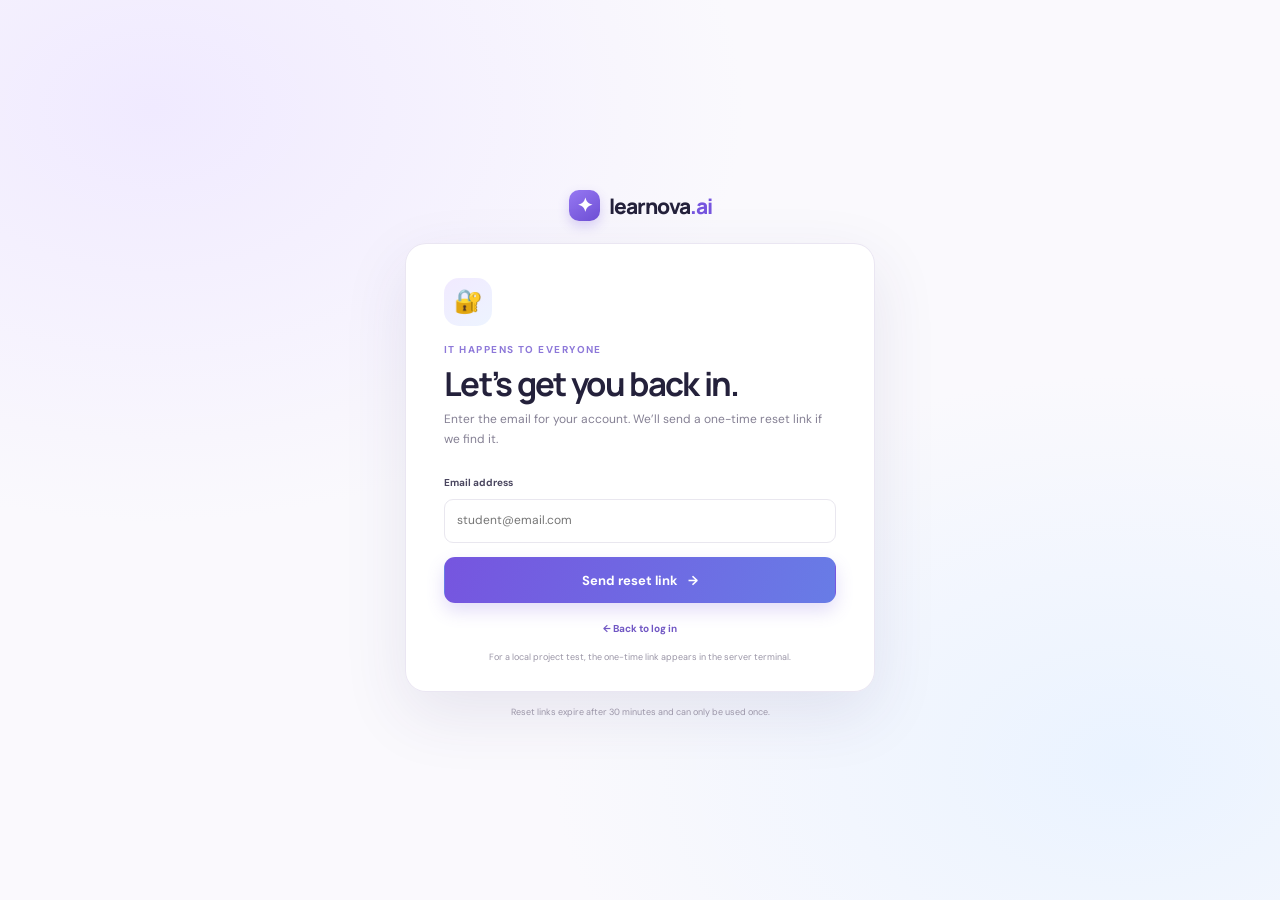
<file: forgot-password.html>
<!DOCTYPE html>
<html lang="en">
<head>
  <meta charset="UTF-8">
  <meta name="viewport" content="width=device-width, initial-scale=1.0">
  <meta name="theme-color" content="#f7f5ff">
  <title>Reset your password — Learnova AI</title>
  <link rel="preconnect" href="https://fonts.googleapis.com">
  <link rel="preconnect" href="https://fonts.gstatic.com" crossorigin>
  <link href="https://fonts.googleapis.com/css2?family=DM+Sans:wght@400;500;600;700&family=Manrope:wght@400;500;600;700;800&display=swap" rel="stylesheet">
  <link rel="stylesheet" href="style.css">
  <script src="auth.js" defer></script>
</head>
<body class="auth-page" data-auth-page="forgot">
  <main class="auth-layout">
    <a class="brand auth-brand" href="index.html"><span class="brand-mark" aria-hidden="true">✦</span><span>learnova<span class="brand-ai">.ai</span></span></a>
    <section class="auth-card">
      <div class="auth-illustration" aria-hidden="true">🔐</div>
      <p class="eyebrow">IT HAPPENS TO EVERYONE</p>
      <h1>Let’s get you back in.</h1>
      <p class="auth-intro">Enter the email for your account. We’ll send a one-time reset link if we find it.</p>
      <form class="auth-form" id="forgotForm" novalidate>
        <label for="forgotEmail">Email address</label>
        <input id="forgotEmail" name="email" type="email" autocomplete="email" required maxlength="254" placeholder="student@email.com">
        <p class="auth-message" id="authMessage" role="status" hidden></p>
        <button class="button button-primary auth-submit" id="forgotButton" type="submit">Send reset link <span aria-hidden="true">→</span></button>
      </form>
      <p class="auth-switch"><a href="login.html">← Back to log in</a></p>
      <p class="auth-dev-hint">For a local project test, the one-time link appears in the server terminal.</p>
    </section>
    <p class="auth-footnote">Reset links expire after 30 minutes and can only be used once.</p>
  </main>
</body>
</html>
</file>
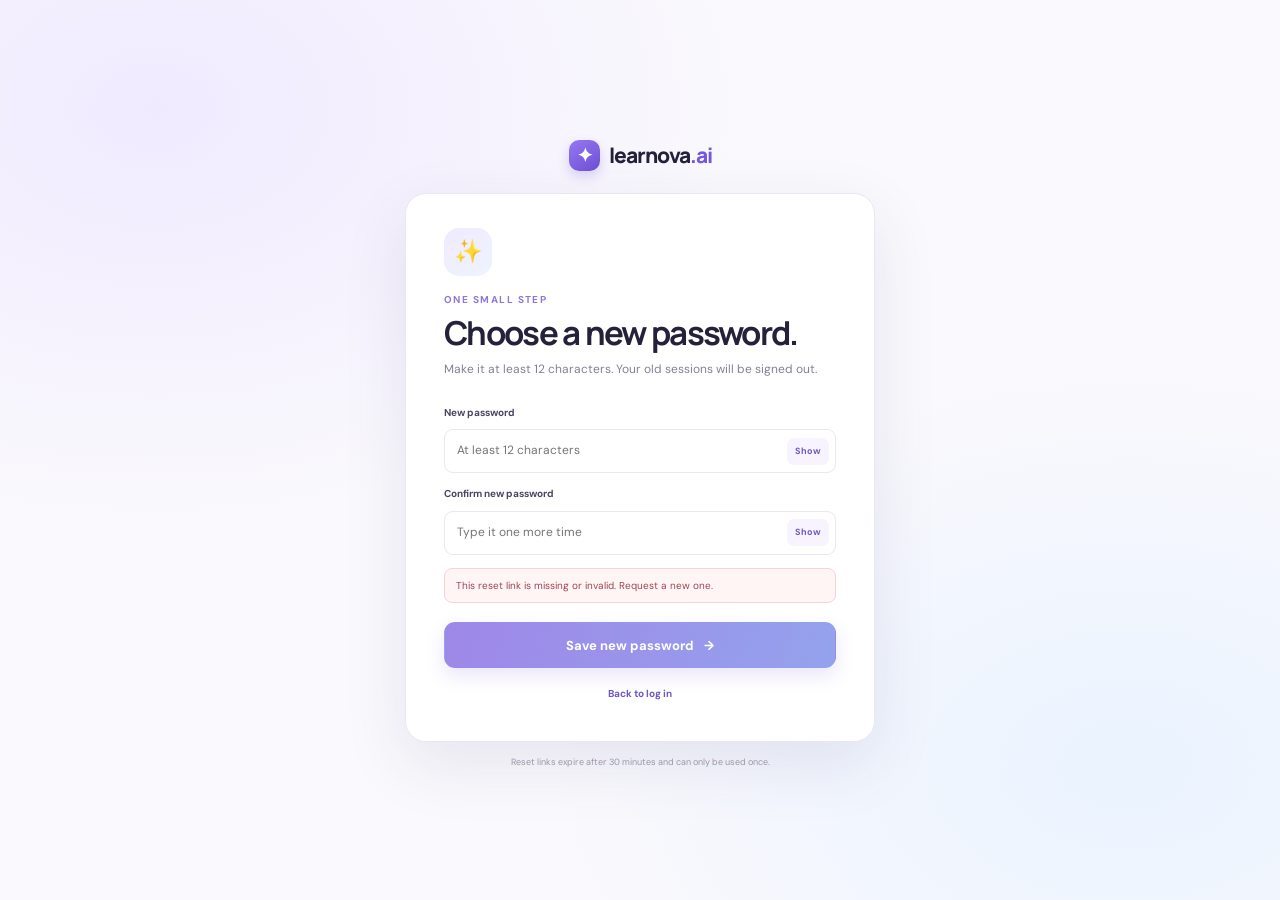
<file: reset-password.html>
<!DOCTYPE html>
<html lang="en">
<head>
  <meta charset="UTF-8">
  <meta name="viewport" content="width=device-width, initial-scale=1.0">
  <meta name="theme-color" content="#f7f5ff">
  <meta name="referrer" content="no-referrer">
  <title>Choose a new password — Learnova AI</title>
  <link rel="preconnect" href="https://fonts.googleapis.com">
  <link rel="preconnect" href="https://fonts.gstatic.com" crossorigin>
  <link href="https://fonts.googleapis.com/css2?family=DM+Sans:wght@400;500;600;700&family=Manrope:wght@400;500;600;700;800&display=swap" rel="stylesheet">
  <link rel="stylesheet" href="style.css">
  <script src="auth.js" defer></script>
</head>
<body class="auth-page" data-auth-page="reset">
  <main class="auth-layout">
    <a class="brand auth-brand" href="index.html"><span class="brand-mark" aria-hidden="true">✦</span><span>learnova<span class="brand-ai">.ai</span></span></a>
    <section class="auth-card">
      <div class="auth-illustration" aria-hidden="true">✨</div>
      <p class="eyebrow">ONE SMALL STEP</p>
      <h1>Choose a new password.</h1>
      <p class="auth-intro">Make it at least 12 characters. Your old sessions will be signed out.</p>
      <form class="auth-form" id="resetForm" novalidate>
        <label for="newPassword">New password</label>
        <div class="password-field"><input id="newPassword" name="password" type="password" autocomplete="new-password" required minlength="12" maxlength="200" placeholder="At least 12 characters"><button class="password-toggle" type="button" data-password-toggle="newPassword" aria-label="Show password" aria-pressed="false">Show</button></div>
        <label for="newPasswordConfirm">Confirm new password</label>
        <div class="password-field"><input id="newPasswordConfirm" name="confirmPassword" type="password" autocomplete="new-password" required minlength="12" maxlength="200" placeholder="Type it one more time"><button class="password-toggle" type="button" data-password-toggle="newPasswordConfirm" aria-label="Show password" aria-pressed="false">Show</button></div>
        <p class="auth-message" id="authMessage" role="alert" hidden></p>
        <button class="button button-primary auth-submit" id="resetButton" type="submit">Save new password <span aria-hidden="true">→</span></button>
      </form>
      <p class="auth-switch"><a href="login.html">Back to log in</a></p>
    </section>
    <p class="auth-footnote">Reset links expire after 30 minutes and can only be used once.</p>
  </main>
</body>
</html>
</file>
<file: style.css>
/* Learnova's visual foundation */
:root {
  --ink: #24213b;
  --muted: #77758d;
  --purple: #7655df;
  --purple-dark: #6141c6;
  --blue: #6387ed;
  --line: #eceaf3;
  --paper: #fff;
  --canvas: #f8f7fc;
  --green: #2fa981;
  --shadow: 0 18px 55px rgba(58, 45, 105, .09);
  --font-body: "DM Sans", "Segoe UI", sans-serif;
  --font-heading: "Manrope", "Segoe UI", sans-serif;
}

* { box-sizing: border-box; }
html { scroll-behavior: smooth; scroll-padding-top: 90px; }
body { margin: 0; color: var(--ink); background: var(--paper); font-family: var(--font-body); font-size: 15px; line-height: 1.65; }
button, input, select { font: inherit; }
button, a { -webkit-tap-highlight-color: transparent; }
a { color: inherit; text-decoration: none; }
button:focus-visible, a:focus-visible, input:focus-visible, select:focus-visible { outline: 3px solid rgba(118, 85, 223, .34); outline-offset: 3px; }
.section-shell { width: min(1120px, calc(100% - 48px)); margin-inline: auto; }
.section-space { padding-block: 104px; }
.skip-link { position: absolute; z-index: 20; top: -60px; left: 16px; padding: 10px 16px; background: #fff; border-radius: 10px; }
.skip-link:focus { top: 12px; }
.site-header { position: sticky; z-index: 10; top: 0; border-bottom: 1px solid rgba(236, 234, 243, .8); background: rgba(255,255,255,.92); backdrop-filter: blur(16px); }
.nav-wrap { width: min(1200px, calc(100% - 48px)); min-height: 76px; margin: auto; display: flex; align-items: center; justify-content: space-between; gap: 30px; }
.brand { display: inline-flex; align-items: center; gap: 9px; font-family: var(--font-heading); font-size: 21px; font-weight: 800; letter-spacing: -1px; white-space: nowrap; }
.brand-mark { display: grid; width: 31px; height: 31px; place-items: center; border-radius: 10px; color: #fff; background: linear-gradient(145deg, #9678f2, #6e4fd5); font-size: 19px; box-shadow: 0 5px 12px rgba(118,85,223,.24); }
.brand-ai { color: var(--purple); }
.primary-nav { display: flex; align-items: center; gap: 31px; }
.primary-nav a, .nav-cta { color: #625f78; font-size: 13px; font-weight: 600; transition: color .2s ease; }
.primary-nav a:hover, .nav-cta:hover { color: var(--purple); }
.nav-cta { padding: 10px 16px; color: var(--purple-dark); border: 1px solid #e8e2fa; border-radius: 11px; background: #faf8ff; }
.nav-cta span { padding-left: 5px; }
.menu-toggle { display: none; width: 42px; height: 42px; border: 1px solid var(--line); border-radius: 12px; background: white; cursor: pointer; }
.menu-toggle span { display: block; width: 18px; height: 2px; margin: 4px auto; background: var(--ink); border-radius: 4px; }

.hero { min-height: 610px; display: grid; grid-template-columns: 1fr 1fr; align-items: center; gap: 45px; padding-block: 68px 74px; }
.hero-copy { position: relative; z-index: 1; }
.eyebrow { color: #8d78d9; font-size: 10px; font-weight: 700; letter-spacing: 1.45px; }
.sparkle { margin-right: 5px; font-size: 14px; }
h1, h2, h3, p { margin-top: 0; }
h1, h2, h3 { font-family: var(--font-heading); letter-spacing: -1.7px; }
.hero h1 { margin: 22px 0 18px; font-size: clamp(44px, 5.2vw, 65px); line-height: 1.1; font-weight: 800; }
.gradient-text { color: #7354dc; background: linear-gradient(100deg, #7050d4 5%, #6f7ce7 93%); background-clip: text; -webkit-text-fill-color: transparent; }
.hero-description { max-width: 485px; margin-bottom: 27px; color: var(--muted); font-size: 16px; line-height: 1.8; }
.hero-actions, .button-row { display: flex; flex-wrap: wrap; align-items: center; gap: 12px; }
.button { display: inline-flex; min-height: 46px; align-items: center; justify-content: center; gap: 10px; padding: 11px 17px; border: 1px solid transparent; border-radius: 11px; cursor: pointer; font-size: 13px; font-weight: 700; line-height: 1.2; transition: transform .18s ease, box-shadow .18s ease, background .18s ease; }
.button:hover { transform: translateY(-2px); }
.button-primary { color: #fff; background: linear-gradient(110deg, #7655df, #687ce6); box-shadow: 0 8px 18px rgba(113, 83, 218, .2); }
.button-primary:hover { box-shadow: 0 11px 24px rgba(113, 83, 218, .29); }
.button-quiet { color: #514d69; background: #fff; }
.button-quiet:hover { background: #f8f6ff; }
.button-outline { border-color: var(--line); color: #655f7d; background: #fff; }
.button-outline:hover { background: #faf9ff; border-color: #d7cdf8; }
.play-icon { display: grid; width: 24px; height: 24px; place-items: center; border: 1px solid #e7e2f5; border-radius: 50%; color: var(--purple); font-size: 9px; }
.hero-proof { display: flex; align-items: center; gap: 13px; margin-top: 34px; }
.avatar-stack { display: flex; padding-left: 2px; }
.avatar-stack span { display: grid; width: 33px; height: 33px; margin-left: -3px; place-items: center; border: 2px solid white; border-radius: 50%; background: #ede7ff; font-size: 17px; }
.avatar-stack span:nth-child(2) { background: #ffe9dc; }
.avatar-stack span:nth-child(3) { background: #e2efff; }
.hero-proof p { margin: 0; color: #47445f; font-size: 11px; line-height: 1.55; }
.hero-proof p span { color: #9592a4; }
.hero-art { position: relative; min-height: 420px; display: grid; place-items: center; isolation: isolate; }
.art-glow { position: absolute; z-index: -1; width: 410px; height: 410px; border-radius: 50%; background: radial-gradient(circle at 48% 48%, #eee9ff 0, #f8f6ff 54%, rgba(255,255,255,0) 72%); }
.study-window { position: relative; width: min(388px, 92%); overflow: hidden; border: 1px solid rgba(227,222,244,.9); border-radius: 19px; background: #fff; box-shadow: 0 24px 70px rgba(72, 58, 137, .17); transform: rotate(-2deg); }
.window-head { height: 39px; display: flex; align-items: center; gap: 5px; padding: 0 15px; border-bottom: 1px solid #f0eef5; background: #fdfcff; }
.window-dot { width: 7px; height: 7px; border-radius: 50%; background: #e7e1f4; }
.window-dot:first-child { background: #f3b7c1; }.window-dot:nth-child(2) { background: #f7d38c; }.window-dot:nth-child(3) { background: #9cdbbd; }
.window-label { margin-left: auto; color: #b0adbd; font-size: 8px; font-weight: 700; letter-spacing: 1px; }
.window-body { padding: 23px 24px 20px; }
.mini-greeting { display: flex; align-items: center; gap: 12px; }
.mini-avatar { display: grid; width: 42px; height: 42px; place-items: center; border-radius: 14px; background: #f1ecff; font-size: 23px; }
.muted-small { color: #a4a0b0; font-size: 8px; letter-spacing: .8px; }
.mini-greeting h3 { margin: 1px 0 0; font-size: 18px; letter-spacing: -.5px; }
.mini-progress { margin-top: 26px; padding: 15px; border: 1px solid #efedf4; border-radius: 13px; }
.progress-label { display: flex; justify-content: space-between; color: #77748b; font-size: 10px; }
.progress-label strong { color: #48445f; }
.mini-track { height: 6px; margin-top: 10px; overflow: hidden; border-radius: 8px; background: #f0edf8; }
.mini-track i { display: block; width: 61%; height: 100%; border-radius: inherit; background: linear-gradient(90deg, #9d7af1, #688ce9); }
.mini-cards { display: grid; grid-template-columns: 1fr 1fr; gap: 11px; margin-top: 12px; }
.mini-card { min-height: 89px; padding: 12px; border-radius: 13px; }
.mini-card span { display: block; margin-bottom: 3px; font-size: 17px; }
.mini-card small, .mini-card strong { display: block; font-size: 9px; }
.mini-card small { color: #868297; }
.mini-card strong { color: #45415d; font-size: 11px; }
.lavender { background: #f2edff; }.peach { background: #fff1e8; }
.mini-tip { display: flex; align-items: center; gap: 8px; margin-top: 13px; padding: 10px 11px; border-radius: 10px; color: #77728a; background: #fbf9ff; font-size: 9px; }
.floating-note { position: absolute; z-index: 1; display: flex; align-items: center; gap: 10px; padding: 11px 15px; border: 1px solid #efecf5; border-radius: 14px; background: rgba(255,255,255,.96); box-shadow: 0 10px 28px rgba(65,49,116,.11); color: #7d798c; font-size: 9px; line-height: 1.55; }
.floating-note strong { color: #46415e; font-size: 10px; }
.note-top { top: 49px; right: 3px; transform: rotate(4deg); }.note-bottom { bottom: 36px; left: -5px; transform: rotate(-3deg); }
.note-icon { display: grid; width: 32px; height: 32px; place-items: center; border-radius: 10px; color: #7354dc; background: #f0eaff; font-size: 17px; }
.streak-icon { font-size: 21px; }.art-spark { position: absolute; color: #9279e7; }.art-spark-one { top: 74px; left: 46px; font-size: 24px; }.art-spark-two { right: 4px; bottom: 85px; color: #f0b879; font-size: 30px; }
.trust-strip { padding: 20px 20px 22px; border-block: 1px solid #f1eff6; text-align: center; background: #fcfbfe; }
.trust-strip p { margin-bottom: 6px; color: #a49fb2; font-size: 9px; font-weight: 700; letter-spacing: 1.45px; }
.trust-strip div { color: #625e76; font-family: var(--font-heading); font-size: 12px; font-weight: 700; }
.trust-strip div span:first-child { color: #8063dc; }.strip-dot { padding: 0 15px; color: #c6bedf; }

.section-heading { margin-bottom: 34px; }
.heading-row { display: flex; align-items: flex-end; justify-content: space-between; gap: 20px; }
.section-heading h2, .feature-copy h2, .notes-intro h2, .progress-copy h2 { margin: 9px 0 8px; font-size: clamp(30px, 3.6vw, 42px); line-height: 1.2; font-weight: 800; }
.section-heading > div > p, .feature-copy > p, .notes-intro > p, .progress-copy > p { margin-bottom: 0; color: var(--muted); font-size: 14px; }
.date-pill { margin-bottom: 5px; padding: 9px 14px; border: 1px solid #efedf5; border-radius: 999px; color: #706b82; background: #fff; font-size: 11px; }
.date-pill span { padding-right: 5px; color: #e8a347; }
.stats-grid { display: grid; grid-template-columns: repeat(4, 1fr); gap: 16px; }
.stat-card { display: flex; align-items: center; gap: 15px; min-height: 112px; padding: 20px; border: 1px solid #efedf5; border-radius: 15px; background: #fff; box-shadow: 0 8px 25px rgba(48,38,86,.035); }
.stat-icon { flex: 0 0 auto; display: grid; width: 43px; height: 43px; place-items: center; border-radius: 13px; font-size: 20px; }
.icon-lilac { color: #7d5cda; background: #f1edff; }.icon-blue { color: #5884db; background: #eaf2ff; }.icon-peach { color: #e59365; background: #fff0e8; }
.stat-card p { margin: 0 0 1px; color: #79758b; font-size: 10px; }
.stat-card strong { display: block; color: #302c48; font-family: var(--font-heading); font-size: 25px; letter-spacing: -.8px; line-height: 1.2; }
.stat-card strong small { font-size: 15px; }
.stat-card div > span { color: #aaa6b5; font-size: 9px; }
.tool-heading { margin: 57px 0 21px; }.tool-heading h2 { margin-bottom: 0; }
.tool-grid { display: grid; grid-template-columns: repeat(4, 1fr); gap: 14px; }
.tool-card { display: flex; min-height: 221px; flex-direction: column; align-items: flex-start; padding: 19px 18px 17px; border: 1px solid transparent; border-radius: 15px; transition: transform .22s ease, box-shadow .22s ease; }
.tool-card:hover { transform: translateY(-5px); box-shadow: 0 15px 32px rgba(54,44,90,.1); }
.tool-tutor { border-color: #ede8fd; background: linear-gradient(145deg, #f7f3ff, #fff); }.tool-quiz { border-color: #e3edff; background: linear-gradient(145deg, #eff5ff, #fff); }.tool-notes { border-color: #f8eadd; background: linear-gradient(145deg, #fff6ef, #fff); }.tool-planner { border-color: #e0f0e8; background: linear-gradient(145deg, #f0faf4, #fff); }
.tool-emoji { font-size: 23px; }.tool-tag { margin-top: 11px; color: #9281c8; font-size: 8px; font-weight: 700; letter-spacing: 1px; }
.tool-card h3 { margin: 4px 0; font-size: 16px; letter-spacing: -.5px; }
.tool-card p { margin: 0; color: #848094; font-size: 10px; line-height: 1.55; }
.tool-link { margin-top: auto; padding-top: 13px; color: #6653b5; font-size: 10px; font-weight: 700; }.tool-link b { margin-left: 5px; }

.feature-section { padding-block: 93px; overflow: hidden; background: linear-gradient(115deg, #faf8ff 0%, #f6f7ff 60%, #f8f8ff 100%); }
.feature-layout { display: grid; grid-template-columns: .88fr 1.12fr; align-items: center; gap: 75px; }
.feature-copy h2 { margin: 16px 0; font-size: clamp(34px, 4vw, 47px); }
.feature-copy > p { max-width: 420px; line-height: 1.8; }
.feature-checks { display: grid; gap: 9px; margin-top: 22px; color: #5c5872; font-size: 11px; font-weight: 600; }
.feature-checks span::first-letter { color: #48ad88; }
.demo-disclaimer { display: flex; align-items: flex-start; gap: 7px; margin: 19px 0 0; color: #89859a; font-size: 10px !important; line-height: 1.5; }
.panel { border: 1px solid #eceaf3; border-radius: 17px; background: #fff; box-shadow: var(--shadow); }
.tutor-panel { padding: 24px; }
.panel-title { display: flex; align-items: center; gap: 12px; margin-bottom: 21px; }
.panel-title-icon { display: grid; flex: 0 0 auto; width: 43px; height: 43px; place-items: center; border-radius: 13px; background: #f2edff; font-size: 20px; }
.panel-title h3 { margin: 0; font-size: 16px; letter-spacing: -.5px; }
.panel-title p { margin: 2px 0 0; color: #9692a4; font-size: 10px; }
.demo-badge { margin-left: auto; padding: 4px 8px; border: 1px solid #ebe4fc; border-radius: 999px; color: #8067c8; background: #faf8ff; font-size: 8px; font-weight: 700; letter-spacing: .8px; }
.form-stack { display: flex; flex-direction: column; gap: 9px; }
.form-stack label, .notes-form label, .task-field label { color: #4a465f; font-size: 10px; font-weight: 700; }
.form-stack input, .form-stack select, .notes-form input, .task-field input { width: 100%; min-height: 43px; padding: 10px 12px; border: 1px solid #e9e7ef; border-radius: 9px; outline: none; color: #38344f; background: #fff; font-size: 11px; }
.form-stack input::placeholder, .notes-form input::placeholder, .task-field input::placeholder { color: #aaa7b5; }
.form-stack input:focus, .form-stack select:focus, .notes-form input:focus, .task-field input:focus { border-color: #9d87e6; box-shadow: 0 0 0 3px rgba(118,85,223,.09); }
.tutor-input-hint { margin-top: -5px; color: #9692a4; font-size: 9px; }
.tutor-answer { display: grid; gap: 12px; }
.tutor-answer-header { display: flex; flex-wrap: wrap; align-items: center; justify-content: space-between; gap: 8px; }
.tutor-answer h4 { margin: 0; font-family: var(--font-heading); font-size: 15px; letter-spacing: -.4px; }
.tutor-answer h5 { margin: 0 0 4px; color: #514d69; font-family: var(--font-heading); font-size: 11px; }
.tutor-answer p, .tutor-answer li { margin: 0; color: #716d83; font-size: 10px; line-height: 1.7; }
.tutor-answer ul { display: grid; gap: 3px; margin: 0; padding-left: 17px; }
.tutor-answer-section { padding-top: 10px; border-top: 1px solid #efedf5; }
.tutor-answer .answer-label { color: #8067c8; font-size: 8px; font-weight: 700; letter-spacing: .8px; }
.tutor-demo-notice { padding: 9px 10px; border-radius: 9px; color: #756a9a !important; background: #f3efff; }
.tutor-error { display: flex; align-items: flex-start; gap: 9px; color: #a54f59; font-size: 11px; line-height: 1.55; }
.tutor-error-icon { display: grid; width: 23px; height: 23px; flex: 0 0 auto; place-items: center; border-radius: 8px; color: #a54f59; background: #fff0f1; font-weight: 800; }
.tutor-loading { display: flex; align-items: center; gap: 11px; min-height: 66px; color: #6d6882; font-size: 11px; }
.tutor-spinner { width: 22px; height: 22px; flex: 0 0 auto; border: 2px solid #e8e2f6; border-top-color: #795ce0; border-radius: 50%; animation: tutor-spin .75s linear infinite; }
.tutor-loading-dots::after { display: inline-block; width: 18px; content: ""; animation: tutor-dots 1.2s steps(4, end) infinite; }
@keyframes tutor-spin { to { transform: rotate(360deg); } }
@keyframes tutor-dots { 0% { content: ""; } 25% { content: "."; } 50% { content: ".."; } 75%, 100% { content: "..."; } }
.select-row { display: grid; grid-template-columns: 1fr 1fr; gap: 11px; margin-top: 4px; }
.select-row div { display: flex; flex-direction: column; gap: 6px; }
.select-row select { cursor: pointer; }
.form-stack .button-row { margin-top: 7px; }.form-stack .button { min-height: 42px; font-size: 11px; }
.response-box { min-height: 105px; margin-top: 18px; padding: 15px; border: 1px solid #efedf5; border-radius: 12px; background: #fcfbff; }
.response-placeholder { display: flex; align-items: center; gap: 11px; min-height: 70px; color: #858195; font-size: 11px; }
.response-placeholder > span { display: grid; width: 36px; height: 36px; flex: 0 0 auto; place-items: center; border-radius: 11px; background: #f1edff; font-size: 18px; }
.response-placeholder p { margin: 0; }.response-placeholder small { color: #aaa6b5; font-size: 9px; }
.quiz-section { padding-top: 98px; }
.section-doodle { display: grid; width: 58px; height: 58px; place-items: center; border-radius: 19px; color: #8364dc; background: #f2edff; font-size: 32px; transform: rotate(-10deg); }
.quiz-layout { display: grid; grid-template-columns: .8fr 1.2fr; align-items: stretch; gap: 19px; }
.quiz-setup { padding: 23px; box-shadow: 0 9px 28px rgba(48,38,86,.05); }
.quiz-icon { background: #eaf2ff; }
.quiz-setup .form-stack { gap: 7px; }.quiz-setup .form-stack input, .quiz-setup .form-stack select { margin-bottom: 5px; }
.button-full { width: 100%; margin-top: 7px; }
.quiz-setup > .demo-disclaimer { margin-top: 14px; }
.quiz-workspace { min-height: 390px; padding: 25px; box-shadow: 0 9px 28px rgba(48,38,86,.05); }
.empty-state { min-height: 337px; display: flex; flex-direction: column; align-items: center; justify-content: center; text-align: center; }
.empty-illustration { display: grid; width: 72px; height: 72px; place-items: center; border-radius: 24px; background: linear-gradient(145deg, #f5f0ff, #edf4ff); font-size: 33px; transform: rotate(-5deg); }
.empty-state h3 { margin: 18px 0 5px; font-size: 17px; letter-spacing: -.5px; }
.empty-state p { max-width: 300px; margin-bottom: 15px; color: #918da0; font-size: 11px; }
.empty-dots { display: flex; gap: 5px; }.empty-dots i { width: 5px; height: 5px; border-radius: 50%; background: #dcd5f0; }
.quiz-heading { display: flex; justify-content: space-between; align-items: flex-start; gap: 10px; padding-bottom: 14px; border-bottom: 1px solid #f0eef5; }
.quiz-heading h3 { margin: 0 0 3px; font-size: 15px; letter-spacing: -.4px; }.quiz-heading p { margin: 0; color: #8c889b; font-size: 10px; }
.quiz-counter { white-space: nowrap; color: #8171b2; font-size: 10px; font-weight: 700; }
.quiz-question { padding: 16px 0; border-bottom: 1px solid #f1eff6; }
.quiz-question h4 { margin: 0 0 10px; font-family: var(--font-heading); font-size: 12px; letter-spacing: -.2px; line-height: 1.5; }
.quiz-options { display: grid; gap: 7px; }
.quiz-option { display: flex; align-items: center; gap: 9px; width: 100%; padding: 8px 10px; border: 1px solid #efedf4; border-radius: 8px; color: #625e73; background: #fff; text-align: left; cursor: pointer; font-size: 10px; transition: border-color .15s, background .15s; }
.quiz-option:hover:not(:disabled) { border-color: #c9bcf3; background: #fcfaff; }
.option-letter { display: grid; width: 20px; height: 20px; flex: 0 0 auto; place-items: center; border-radius: 6px; color: #77728a; background: #f5f3f9; font-size: 9px; font-weight: 700; }
.quiz-option.is-correct { border-color: #a7ddc6; color: #257c5b; background: #f0fbf5; }.quiz-option.is-correct .option-letter { color: #fff; background: #38a77b; }
.quiz-option.is-wrong { border-color: #f1c0c5; color: #ac535a; background: #fff6f6; }.quiz-option.is-wrong .option-letter { color: #fff; background: #d87980; }
.quiz-option:disabled { cursor: default; }
.quiz-explanation { margin: 9px 0 0; padding: 9px 11px; border-radius: 8px; color: #767186; background: #f8f7fb; font-size: 10px; }
.quiz-progress { height: 5px; margin: 15px 0 6px; overflow: hidden; border-radius: 5px; background: #efedf5; }.quiz-progress span { display: block; height: 100%; border-radius: inherit; background: linear-gradient(90deg, #9b7bec, #6585e9); transition: width .25s ease; }
.quiz-actions { display: flex; align-items: center; justify-content: space-between; margin-top: 15px; }.quiz-actions p { margin: 0; color: #888499; font-size: 10px; }.quiz-actions .button { min-height: 37px; padding: 8px 12px; font-size: 10px; }
.quiz-results { padding: 20px 4px; text-align: center; }.score-ring { display: grid; width: 96px; height: 96px; margin: auto; place-items: center; border: 7px solid #ede8fb; border-top-color: #785ce0; border-right-color: #6d82e5; border-radius: 50%; color: #453b70; font-family: var(--font-heading); font-size: 23px; font-weight: 800; }
.quiz-results h3 { margin: 15px 0 5px; font-size: 19px; }.quiz-results p { color: #858095; font-size: 11px; }.quiz-results .button { margin-top: 8px; }

.notes-section { padding-block: 95px; background: #fbf8f5; }
.notes-layout { display: grid; grid-template-columns: .8fr 1.2fr; align-items: center; gap: 65px; }
.notes-intro h2 { margin-top: 14px; font-size: clamp(34px, 4vw, 46px); }
.notes-intro > p { max-width: 360px; line-height: 1.85; }
.notes-sticker { display: inline-flex; align-items: center; gap: 8px; margin-top: 24px; padding: 9px 13px; border: 1px solid #f3e7d9; border-radius: 11px; color: #6d655e; background: #fffdfa; font-size: 11px; transform: rotate(-2deg); }
.notes-panel { padding: 24px; box-shadow: 0 12px 35px rgba(89,65,41,.07); }
.notes-icon { background: #fff0e5; }.notes-form { display: flex; flex-direction: column; gap: 8px; }
.notes-topic-row { display: flex; gap: 9px; }.notes-topic-row input { flex: 1; min-width: 0; }.notes-topic-row .button { flex: 0 0 auto; min-height: 43px; padding-inline: 14px; font-size: 10px; }
.notes-form input, .notes-options select { width: 100%; min-height: 42px; padding: 9px 11px; border: 1px solid #e9e7ef; border-radius: 9px; outline: none; color: #38344f; background: #fff; font: inherit; font-size: 10px; }
.notes-form input::placeholder { color: #aaa7b5; }.notes-form input:focus, .notes-options select:focus { border-color: #9d87e6; box-shadow: 0 0 0 3px rgba(118,85,223,.09); }
.notes-options { display: grid; grid-template-columns: repeat(5, minmax(0, 1fr)); gap: 9px; margin-top: 5px; }
.notes-options > div { display: flex; min-width: 0; flex-direction: column; gap: 5px; }.notes-options label { color: #4a465f; font-size: 9px; font-weight: 700; }
.notes-options select { min-width: 0; padding-inline: 8px; cursor: pointer; }
.notes-form-error { margin: 0; color: #a54f59; font-size: 10px; }.notes-form-error:not([hidden]) { display: block; }
.notes-output[aria-busy="true"] { min-height: 110px; }
.notes-loading { display: flex; min-height: 95px; align-items: center; justify-content: center; gap: 11px; color: #6d6882; font-size: 11px; }
.notes-actions { display: flex; flex-wrap: wrap; justify-content: flex-end; gap: 7px; }
.generated-notes { display: grid; gap: 13px; color: #45415c; }
.generated-notes h4 { margin: 0; color: #302c48; font-family: var(--font-heading); font-size: 17px; }
.generated-notes h5 { margin: 0 0 5px; color: #514d69; font-family: var(--font-heading); font-size: 12px; }
.generated-notes h6 { margin: 8px 0 4px; color: #514d69; font-family: var(--font-heading); font-size: 10px; }
.generated-notes p, .generated-notes li { color: #716d83; font-size: 10px; line-height: 1.75; }
.generated-notes p { margin: 0; }.generated-notes ul, .generated-notes ol { display: grid; gap: 4px; margin: 0; padding-left: 19px; }
.generated-notes .note-block { padding-top: 10px; border-top: 1px solid #efedf5; }
.generated-notes .note-definition { padding: 11px 12px; border-left: 3px solid #8067d8; border-radius: 8px; background: #f5f1ff; }
.generated-notes .note-keyword { color: #58439c; font-weight: 700; }
.notes-table-wrap { overflow-x: auto; }.notes-table { width: 100%; border-collapse: collapse; font-size: 10px; }
.notes-table th, .notes-table td { padding: 8px; border: 1px solid #eae7f1; text-align: left; vertical-align: top; }.notes-table th { color: #514d69; background: #f5f1ff; }
.notes-flow { display: flex; flex-wrap: wrap; align-items: center; gap: 7px; color: #6554a1; font-size: 10px; font-weight: 700; }.notes-flow-step { padding: 6px 9px; border: 1px solid #e7e0f7; border-radius: 8px; background: #faf8ff; }.notes-flow-arrow { color: #a49abf; }
.notes-exam-question, .notes-mcq { padding: 9px 10px; border: 1px solid #efedf5; border-radius: 9px; background: #fff; }.notes-exam-question + .notes-exam-question, .notes-mcq + .notes-mcq { margin-top: 8px; }
.notes-exam-question strong, .notes-mcq strong { display: block; margin-bottom: 4px; color: #514d69; font-size: 10px; }.notes-mcq-answer { color: #368662 !important; font-weight: 700; }
.notes-output { min-height: 155px; margin-top: 15px; padding: 14px; border: 1px solid #f0edf4; border-radius: 11px; background: #fdfcff; }
.notes-output .response-placeholder { min-height: 125px; justify-content: center; }
.generated-notes .notes-summary { padding: 9px 11px; border-radius: 8px; color: #6657a0; background: #f2effb; }
.notes-footer { display: flex; align-items: center; justify-content: space-between; gap: 10px; margin-top: 11px; }
.notes-demo-note { color: #9893a3; font-size: 9px; }.copy-button { min-height: 35px; padding: 8px 11px; font-size: 9px; }.copy-button:disabled { color: #aaa6b3; background: #faf9fb; cursor: not-allowed; transform: none; }

.planner-section { padding-top: 96px; }
.planner-doodle { display: grid; width: 60px; height: 60px; place-items: center; border: 1px solid #e3efe7; border-radius: 18px; color: #4baf83; background: #f0faf4; font-size: 29px; transform: rotate(7deg); }
.planner-layout { display: grid; grid-template-columns: 1fr 245px; align-items: stretch; gap: 20px; }
.planner-panel { padding: 24px; box-shadow: 0 9px 28px rgba(48,38,86,.05); }
.planner-icon { background: #e9f7ef; }
.task-form { display: grid; grid-template-columns: 1fr 1.3fr .8fr auto; align-items: end; gap: 10px; padding: 17px; border: 1px solid #efedf4; border-radius: 12px; background: #fcfbfe; }
.task-field { display: flex; min-width: 0; flex-direction: column; gap: 6px; }.task-field input { min-width: 0; min-height: 39px; font-size: 10px; }.task-field input[type="date"] { color: #777287; }
.optional { color: #aaa6b3; font-weight: 400; }.add-task-button { min-height: 39px; padding: 9px 11px; white-space: nowrap; font-size: 10px; }
.task-list-head { display: flex; align-items: center; justify-content: space-between; gap: 10px; margin-top: 19px; }
.task-list-head h4 { margin: 0; font-family: var(--font-heading); font-size: 12px; letter-spacing: -.3px; }.count-pill { margin-left: 5px; padding: 2px 7px; border-radius: 999px; color: #7562ba; background: #f2edff; font-size: 9px; }
.autosave-label { color: #aaa6b5; font-size: 9px; }.autosave-label i { display: inline-block; width: 6px; height: 6px; margin: 0 4px 1px 0; border-radius: 50%; background: #54bd8e; }
.task-list { display: grid; gap: 8px; margin: 12px 0 0; padding: 0; list-style: none; }
.task-item { display: flex; align-items: center; gap: 11px; padding: 11px 12px; border: 1px solid #efedf4; border-radius: 10px; background: #fff; }
.task-checkbox { width: 17px; height: 17px; flex: 0 0 auto; accent-color: #7456da; cursor: pointer; }
.task-text { flex: 1; min-width: 0; }.task-text strong { display: block; overflow: hidden; color: #45415c; font-size: 10px; font-weight: 700; text-overflow: ellipsis; white-space: nowrap; }.task-text span { color: #9995a5; font-size: 9px; }
.task-item.is-complete .task-text strong { color: #a29eac; text-decoration: line-through; }.task-delete { width: 30px; height: 30px; flex: 0 0 auto; border: 0; border-radius: 8px; color: #9b96a7; background: transparent; cursor: pointer; font-size: 17px; }.task-delete:hover { color: #c45b64; background: #fff1f1; }
.task-empty { padding: 17px 12px; border: 1px dashed #e6e2ef; border-radius: 10px; color: #9a96a7; text-align: center; font-size: 10px; }
.planner-aside { display: flex; flex-direction: column; align-items: flex-start; justify-content: center; padding: 22px; border: 1px solid #e1f0e8; border-radius: 16px; background: linear-gradient(145deg, #f4fbf6, #f9fcfa); }
.aside-orb { display: grid; width: 48px; height: 48px; place-items: center; border-radius: 16px; background: #e7f6ec; font-size: 23px; }
.planner-aside h3 { margin: 18px 0 8px; font-size: 19px; letter-spacing: -.6px; line-height: 1.35; }.planner-aside p { margin-bottom: 16px; color: #858d88; font-size: 10px; line-height: 1.7; }
.planner-aside a { color: #398e68; font-size: 10px; font-weight: 700; }.planner-aside a span { padding-left: 4px; }

.progress-section { padding-block: 85px; background: linear-gradient(110deg, #f8f6ff, #f4f7ff); }
.progress-layout { display: grid; grid-template-columns: .8fr 1.2fr; align-items: center; gap: 75px; }
.progress-copy h2 { margin-top: 14px; font-size: clamp(36px, 4.2vw, 49px); }
.progress-copy > p { max-width: 330px; line-height: 1.8; }
.progress-heart { margin-top: 27px; color: #9390a1; font-size: 10px; }.progress-heart span { padding-left: 6px; color: #dc8aa1; font-size: 17px; vertical-align: -2px; }
.progress-cards { display: grid; gap: 13px; }
.progress-card { padding: 18px 19px; border: 1px solid #eceaf3; border-radius: 14px; background: #fff; box-shadow: 0 8px 24px rgba(50,41,89,.045); }
.progress-card-top { display: flex; align-items: center; gap: 9px; }.progress-icon { display: grid; width: 28px; height: 28px; place-items: center; border-radius: 9px; font-size: 13px; }.progress-icon-purple { color: #795bdb; background: #f1edff; }.progress-icon-blue { color: #5e83d6; background: #eaf2ff; }
.progress-caption { color: #9691a4; font-size: 8px; font-weight: 700; letter-spacing: .9px; }
.progress-card h3 { margin: 10px 0 2px; font-size: 19px; letter-spacing: -.6px; }.progress-card h3 small { color: #858194; font-family: var(--font-body); font-size: 10px; font-weight: 500; letter-spacing: 0; }
.progress-card > p { display: flex; align-items: center; gap: 8px; margin-bottom: 10px; color: #757185; font-size: 9px; }.progress-mood { margin-left: auto; color: #aaa6b5; font-size: 8px; }
.progress-track { height: 6px; overflow: hidden; border-radius: 5px; background: #f0edf8; }.progress-track span { display: block; width: 0; height: 100%; border-radius: inherit; background: linear-gradient(90deg, #997aeb, #6885e6); transition: width .35s ease; }.blue-track { background: #edf2fb; }.blue-track span { background: linear-gradient(90deg, #76a3eb, #61b9cf); }
.progress-footnote { color: #a09bab; text-align: right; font-size: 9px; }

.about-section { display: grid; grid-template-columns: 1.2fr .8fr; gap: 20px; }
.about-card, .contact-card { position: relative; overflow: hidden; padding: 33px; border: 1px solid #eceaf3; border-radius: 17px; background: #fcfbff; }
.about-card h2 { margin: 13px 0 10px; font-size: 31px; line-height: 1.27; }.about-card > p { max-width: 570px; margin-bottom: 20px; color: #848094; font-size: 11px; line-height: 1.8; }.about-card .button { min-height: 40px; font-size: 10px; }
.about-spark { position: absolute; top: 27px; right: 28px; color: #b2a1ed; font-size: 28px; }
.contact-card { display: flex; flex-direction: column; justify-content: center; background: #fffaf6; border-color: #f3ebe4; }.contact-card .eyebrow { color: #bd8a61; }
.contact-card h3 { margin: 12px 0 8px; font-size: 22px; letter-spacing: -.8px; line-height: 1.35; }.contact-card > p { margin-bottom: 16px; color: #8c837d; font-size: 11px; }
.contact-link { color: #7255c6; font-size: 12px; font-weight: 700; }.contact-link span { padding-left: 5px; }.contact-card .contact-small { margin: 5px 0 0; color: #aaa19a; font-size: 9px; }
.site-footer { display: flex; align-items: center; justify-content: space-between; gap: 20px; padding: 22px max(24px, calc((100% - 1120px)/2)); border-top: 1px solid #efedf4; }
.footer-brand { font-size: 17px; }.footer-brand .brand-mark { width: 26px; height: 26px; border-radius: 8px; font-size: 16px; }.site-footer p, .site-footer > a:not(.brand), .footer-copy { margin: 0; color: #9490a0; font-size: 9px; }.site-footer > a:not(.brand) { color: #7565b4; font-weight: 700; }

@media (max-width: 950px) {
  .primary-nav { gap: 17px; }.primary-nav a { font-size: 11px; }
  .stats-grid { grid-template-columns: repeat(2, 1fr); }
  .hero { gap: 18px; }.hero-art { min-height: 390px; }.art-glow { width: 350px; height: 350px; }
  .feature-layout, .notes-layout, .progress-layout { gap: 38px; }
  .task-form { grid-template-columns: 1fr 1.2fr; }.add-task-button { justify-self: start; }
  .planner-layout { grid-template-columns: 1fr 205px; }
  .tool-grid { grid-template-columns: repeat(2, 1fr); }.tool-card { min-height: 194px; }
}
@media (max-width: 700px) {
  html { scroll-padding-top: 72px; }
  .section-shell { width: min(100% - 36px, 520px); }.section-space { padding-block: 70px; }
  .nav-wrap { width: calc(100% - 36px); min-height: 67px; gap: 12px; }.brand { font-size: 19px; }.menu-toggle { display: block; margin-left: auto; }
  .nav-cta { padding: 9px 11px; font-size: 10px; }
  .primary-nav { position: absolute; top: 66px; right: 0; left: 0; display: none; flex-direction: column; align-items: stretch; gap: 0; padding: 9px 18px 14px; border-bottom: 1px solid var(--line); background: rgba(255,255,255,.98); box-shadow: 0 12px 20px rgba(40,34,67,.06); }
  .primary-nav.is-open { display: flex; }.primary-nav a { padding: 11px 4px; border-bottom: 1px solid #f3f1f7; font-size: 13px; }.primary-nav a:last-child { border-bottom: 0; }
  .hero { grid-template-columns: 1fr; gap: 12px; padding-block: 55px 45px; }.hero h1 { font-size: clamp(43px, 10vw, 59px); }.hero-description { font-size: 14px; }
  .hero-art { min-height: 365px; }.study-window { width: min(360px, 88%); }.art-glow { width: 335px; height: 335px; }.note-top { right: 2px; }.note-bottom { left: 0; }
  .trust-strip div { font-size: 10px; }.strip-dot { padding-inline: 5px; }
  .heading-row { align-items: flex-start; }.heading-row h2, .section-heading h2 { font-size: 30px; }.date-pill { display: none; }.section-heading > div > p { font-size: 12px; }
  .stats-grid { grid-template-columns: 1fr; gap: 9px; }.stat-card { min-height: 88px; padding: 14px 16px; }.stat-card strong { font-size: 22px; }
  .tool-heading { margin-top: 43px; }.tool-grid { gap: 9px; }.tool-card { min-height: 204px; padding: 15px 13px; }.tool-card h3 { font-size: 14px; }.tool-card p { font-size: 9px; }
  .feature-section { padding-block: 70px; }.feature-layout, .notes-layout, .progress-layout { grid-template-columns: 1fr; gap: 30px; }.feature-copy h2, .notes-intro h2 { font-size: 37px; }.feature-copy > p { font-size: 12px; }
  .tutor-panel, .quiz-setup, .quiz-workspace, .notes-panel, .planner-panel { padding: 17px; }.panel-title { gap: 9px; }.panel-title h3 { font-size: 14px; }
  .quiz-section { padding-top: 70px; }.section-doodle, .planner-doodle { width: 44px; height: 44px; flex: 0 0 auto; font-size: 23px; }.quiz-layout { grid-template-columns: 1fr; gap: 13px; }.quiz-workspace { min-height: 340px; }.empty-state { min-height: 290px; }
  .notes-section { padding-block: 70px; }.notes-layout { gap: 22px; }.notes-intro h2 { margin-top: 10px; }.notes-intro > p { font-size: 12px; }
  .notes-options { grid-template-columns: repeat(2, minmax(0, 1fr)); }.notes-options > div:last-child { grid-column: 1 / -1; }
  .notes-footer { align-items: flex-start; flex-direction: column; }.notes-actions { justify-content: flex-start; }
  .planner-layout { grid-template-columns: 1fr; }.planner-aside { min-height: 205px; }.planner-aside h3 br { display: none; }
  .task-form { grid-template-columns: 1fr 1fr; padding: 12px; }.task-wide { grid-column: 1 / -1; }.add-task-button { grid-column: 1 / -1; width: 100%; }
  .progress-section { padding-block: 68px; }.progress-copy h2 { font-size: 40px; }
  .about-section { grid-template-columns: 1fr; padding-block: 65px; }.about-card, .contact-card { padding: 25px; }.about-card h2 { font-size: 28px; }.contact-card h3 { font-size: 20px; }
  .site-footer { display: grid; grid-template-columns: 1fr auto; gap: 10px; padding: 20px 18px; }.site-footer p { grid-column: 1 / -1; grid-row: 2; }.footer-copy { grid-column: 2; grid-row: 1; }.site-footer > a:not(.brand) { grid-column: 2; grid-row: 3; text-align: right; }
}
@media (max-width: 390px) {
  .nav-wrap { width: calc(100% - 24px); }.nav-cta { padding: 8px; font-size: 9px; }.brand { gap: 6px; font-size: 17px; }.brand-mark { width: 28px; height: 28px; }
  .section-shell { width: calc(100% - 28px); }.hero-actions .button { padding-inline: 12px; font-size: 11px; }.floating-note { padding: 9px 10px; }.note-bottom { bottom: 18px; }
  .tool-grid { grid-template-columns: 1fr 1fr; }.tool-card { min-height: 211px; }.tool-link { font-size: 9px; }
  .select-row { gap: 7px; }.button-row { gap: 7px; }.button-row .button { padding-inline: 11px; }
  .notes-topic-row { flex-direction: column; }.notes-topic-row .button { width: 100%; }
  .task-list-head { align-items: flex-start; flex-direction: column; }
}
@media (prefers-reduced-motion: reduce) {
  *, *::before, *::after { scroll-behavior: auto !important; transition-duration: .01ms !important; animation-duration: .01ms !important; animation-iteration-count: 1 !important; }
}

@media print {
  body { color: #171522; background: #fff; font-size: 11pt; }
  .site-header, main > :not(#notes), .site-footer, .notes-intro, .notes-panel > .panel-title, .notes-form, .notes-footer { display: none !important; }
  .notes-section { padding: 0; background: #fff; }
  .notes-layout, .notes-panel { display: block; width: 100%; margin: 0; padding: 0; border: 0; box-shadow: none; }
  .notes-output { min-height: 0; margin: 0; padding: 0; border: 0; background: #fff; }
  .generated-notes { color: #171522; font-size: 10pt; }
  .generated-notes h4 { font-size: 18pt; }.generated-notes h5 { font-size: 12pt; }
  .generated-notes p, .generated-notes li { color: #272433; font-size: 10pt; }
  .notes-table-wrap { overflow: visible; }.notes-table { page-break-inside: avoid; }
}

[hidden] { display: none !important; }
.sr-only { position: absolute; width: 1px; height: 1px; padding: 0; overflow: hidden; clip: rect(0, 0, 0, 0); white-space: nowrap; border: 0; }
.header-actions { display: flex; align-items: center; gap: 9px; }
.header-student { max-width: 135px; overflow: hidden; color: #77728a; font-size: 11px; font-weight: 700; text-overflow: ellipsis; white-space: nowrap; }
.icon-button { display: grid; width: 39px; height: 39px; flex: 0 0 auto; place-items: center; border: 1px solid var(--line); border-radius: 11px; color: #665c8a; background: #fff; cursor: pointer; font-size: 18px; transition: transform .18s ease, background .18s ease; }
.icon-button:hover { transform: translateY(-2px); background: #f7f4ff; }
.logout-button { min-height: 38px; padding: 8px 12px; font-size: 10px; }
.live-badge { border-color: #d7efe5; color: #32835f; background: #f3fbf7; }
.site-search { position: relative; display: grid; grid-template-columns: minmax(0, 1fr) auto; gap: 8px; max-width: 470px; margin-top: 21px; }
.site-search input { min-width: 0; min-height: 46px; padding: 10px 14px; border: 1px solid #e8e4f1; border-radius: 11px; color: var(--ink); background: #fff; font: inherit; font-size: 12px; }
.site-search .button { min-height: 46px; }
.site-search p { position: absolute; top: 100%; left: 3px; margin: 3px 0 0; color: #a54f59; font-size: 10px; }
.dashboard-section .section-heading h2 { max-width: 650px; }
.tutor-panel .form-stack > select { min-height: 43px; padding: 9px 12px; border: 1px solid #e9e7ef; border-radius: 9px; color: #38344f; background: #fff; font-size: 11px; }
.tutor-answer { gap: 13px; }
.tutor-followups { display: flex; flex-wrap: wrap; gap: 7px; padding-top: 10px; border-top: 1px solid #efedf5; }
.tutor-followups button { padding: 7px 10px; border: 1px solid #e7e1f4; border-radius: 999px; color: #6754aa; background: #faf8ff; cursor: pointer; font-size: 9px; text-align: left; }
.tutor-followups button:hover { border-color: #cbbdf2; background: #f3efff; }
.quiz-error, .flashcard-error { margin: 8px 0 0; color: #a54f59; font-size: 11px; }
.flashcards-section { padding-top: 95px; }
.flashcard-doodle { display: grid; width: 58px; height: 58px; place-items: center; border-radius: 19px; color: #dd986e; background: #fff2e9; font-size: 30px; transform: rotate(8deg); }
.flashcards-layout { display: grid; grid-template-columns: .8fr 1.2fr; gap: 20px; align-items: stretch; }
.flashcard-setup { display: flex; flex-direction: column; align-items: stretch; gap: 9px; padding: 23px; box-shadow: 0 9px 28px rgba(48,38,86,.05); }
.flashcard-setup .panel-title { margin-bottom: 10px; }
.flashcard-setup label { color: #4a465f; font-size: 10px; font-weight: 700; }
.flashcard-setup input, .flashcard-setup select { width: 100%; min-height: 43px; padding: 10px 12px; border: 1px solid #e9e7ef; border-radius: 9px; color: #38344f; background: #fff; font-size: 11px; }
.flashcard-setup select { cursor: pointer; }
.flashcard-icon { background: #fff1e8; }
.flashcard-viewer { display: flex; flex-direction: column; gap: 13px; }
.flashcard { position: relative; display: flex; min-height: 290px; flex: 1; flex-direction: column; align-items: center; justify-content: center; gap: 17px; padding: 35px; border: 1px solid #e9e4f5; border-radius: 18px; color: #46415e; background: linear-gradient(145deg, #fcfaff, #f3f6ff); box-shadow: 0 9px 28px rgba(48,38,86,.05); text-align: center; cursor: pointer; transition: transform .2s ease, background .25s ease, box-shadow .2s ease; }
.flashcard:hover:not(:disabled) { transform: translateY(-3px); box-shadow: 0 16px 35px rgba(48,38,86,.1); }
.flashcard:disabled { cursor: default; }
.flashcard.is-flipped { background: linear-gradient(145deg, #eff9f4, #eff6ff); }
.flashcard-side-label { color: #8976c9; font-size: 9px; font-weight: 700; letter-spacing: 1.1px; }
.flashcard strong { max-width: 520px; font-family: var(--font-heading); font-size: clamp(17px, 2.2vw, 23px); line-height: 1.5; }
.flashcard-hint { color: #a49eaf; font-size: 10px; }
.flashcard-controls { display: flex; flex-wrap: wrap; align-items: center; justify-content: center; gap: 8px; }
.flashcard-controls .button { min-height: 38px; padding: 8px 11px; font-size: 10px; }
.flashcard-controls > span { min-width: 48px; color: #8171b2; font-size: 10px; font-weight: 700; text-align: center; }
.flashcard-controls button:disabled { color: #aaa6b3; background: #faf9fb; cursor: not-allowed; transform: none; }
.quiz-loading { display: flex; min-height: 300px; flex-direction: column; align-items: center; justify-content: center; gap: 12px; color: #77728a; font-size: 12px; text-align: center; }
.dashboard-nav { gap: 15px; }
.dashboard-main { min-height: calc(100vh - 150px); padding-block: 51px 70px; }
.dashboard-welcome { display: flex; align-items: flex-end; justify-content: space-between; gap: 20px; margin-bottom: 27px; padding: 31px; border: 1px solid #ebe6fb; border-radius: 19px; background: linear-gradient(115deg, #faf7ff, #f5f7ff 72%, #f8fbff); }
.dashboard-welcome h1 { margin: 7px 0; font-size: clamp(30px, 4vw, 42px); line-height: 1.2; }
.dashboard-welcome p:not(.eyebrow) { margin: 0; color: #858094; font-size: 12px; }
.dashboard-welcome .button { white-space: nowrap; }
.dashboard-stats { display: grid; grid-template-columns: repeat(4, 1fr); gap: 13px; }
.dashboard-stat { min-width: 0; padding: 19px; border: 1px solid #efedf5; border-radius: 15px; background: #fff; box-shadow: 0 8px 25px rgba(48,38,86,.035); }
.dashboard-stat-icon { display: grid; width: 38px; height: 38px; place-items: center; border-radius: 12px; font-size: 17px; }
.icon-green { color: #32885f; background: #e9f7ef; }
.dashboard-stat p { margin: 13px 0 0; color: #79758b; font-size: 10px; }
.dashboard-stat strong { display: block; color: #302c48; font: 800 27px/1.3 var(--font-heading); }
.dashboard-stat small { color: #aaa6b5; font-size: 9px; }
.dashboard-progress-grid { display: grid; grid-template-columns: 1fr 1fr; gap: 13px; margin-top: 15px; }
.dashboard-progress-card { padding: 19px; box-shadow: 0 8px 25px rgba(48,38,86,.035); }
.dashboard-progress-card .panel-title { margin-bottom: 12px; }
.dashboard-progress-card h2 { margin: 0; font: 700 14px var(--font-heading); letter-spacing: -.3px; }
.dashboard-progress-card .panel-title p { margin: 3px 0 0; color: #8d899d; font-size: 10px; }
.dashboard-bottom-grid { display: grid; grid-template-columns: 1.3fr .7fr; align-items: stretch; gap: 15px; margin-top: 15px; }
.recent-activity-panel { padding: 22px; box-shadow: 0 8px 25px rgba(48,38,86,.035); }
.dashboard-section-title { display: flex; align-items: center; justify-content: space-between; gap: 12px; }
.dashboard-section-title .eyebrow { margin-bottom: 4px; }
.dashboard-section-title h2, .dashboard-continue h2 { margin: 0; font-size: 18px; letter-spacing: -.6px; }
.dashboard-section-title > a { color: #7565b4; font-size: 10px; font-weight: 700; white-space: nowrap; }
.recent-activities { display: grid; gap: 8px; margin: 15px 0 0; padding: 0; list-style: none; }
.recent-activity { display: grid; grid-template-columns: 32px 1fr auto; align-items: center; gap: 10px; padding: 10px; border: 1px solid #f0eef5; border-radius: 10px; }
.activity-dot { display: grid; width: 31px; height: 31px; place-items: center; border-radius: 10px; background: #f2edff; }
.recent-activity strong, .recent-activity small { display: block; }
.recent-activity strong { color: #514d69; font-size: 10px; }.recent-activity small, .recent-activity time { color: #a09bab; font-size: 9px; }
.activity-empty { padding: 16px; border: 1px dashed #e6e2ef; border-radius: 10px; color: #9893a3; font-size: 10px; }
.dashboard-continue { padding: 22px; border: 1px solid #e1f0e8; border-radius: 16px; background: linear-gradient(145deg, #f4fbf6, #f9fcfa); }
.dashboard-continue .aside-orb { margin-bottom: 13px; }
.dashboard-continue > p { margin: 8px 0 13px; color: #858d88; font-size: 10px; line-height: 1.7; }
.dashboard-continue > a:not(.button) { display: flex; justify-content: space-between; padding: 9px 0; border-top: 1px solid #e8f1eb; color: #478567; font-size: 10px; font-weight: 700; }

.auth-page { min-height: 100vh; background: radial-gradient(ellipse at 12% 12%, #f0eaff 0, transparent 37%), radial-gradient(ellipse at 88% 85%, #eaf3ff 0, transparent 36%), #faf9fd; }
.auth-layout { display: flex; min-height: 100vh; flex-direction: column; align-items: center; justify-content: center; padding: 30px 18px 22px; }
.auth-brand { margin-bottom: 20px; }
.auth-card { width: min(100%, 470px); padding: 34px 38px 26px; border: 1px solid rgba(232,228,241,.9); border-radius: 21px; background: rgba(255,255,255,.94); box-shadow: 0 22px 65px rgba(58,45,105,.1); }
.auth-illustration { display: grid; width: 48px; height: 48px; place-items: center; margin-bottom: 16px; border-radius: 15px; background: linear-gradient(145deg, #f1eaff, #edf4ff); font-size: 23px; }
.auth-card .eyebrow { margin-bottom: 5px; }
.auth-card h1 { margin: 0 0 6px; font-size: clamp(26px, 6vw, 33px); line-height: 1.23; }
.auth-intro { margin-bottom: 20px; color: #858094; font-size: 12px; }
.auth-form { display: flex; flex-direction: column; gap: 8px; }
.auth-form > label { margin-top: 5px; color: #4a465f; font-size: 10px; font-weight: 700; }
.auth-form > input, .password-field input { width: 100%; min-width: 0; min-height: 44px; padding: 10px 12px; border: 1px solid #e9e7ef; border-radius: 9px; outline: 0; color: #38344f; background: #fff; font-size: 12px; }
.auth-form input:focus { border-color: #9d87e6; box-shadow: 0 0 0 3px rgba(118,85,223,.09); }
.password-field { position: relative; display: flex; align-items: center; }
.password-field input { padding-right: 60px; }
.password-toggle { position: absolute; right: 7px; padding: 6px 8px; border: 0; border-radius: 7px; color: #7058bf; background: #f7f4ff; cursor: pointer; font-size: 9px; font-weight: 700; }
.auth-form-row { display: flex; align-items: center; justify-content: space-between; gap: 10px; margin: 4px 0 5px; }
.auth-form-row > a, .auth-switch a { color: #7157c4; font-size: 10px; font-weight: 700; }
.checkbox-label { display: inline-flex; align-items: center; gap: 6px; color: #858094; font-size: 9px; }
.checkbox-label input { accent-color: #7655df; }
.auth-hint { color: #9994a7; font-size: 9px; }
.auth-message { margin: 5px 0; padding: 9px 11px; border: 1px solid #f2d5d8; border-radius: 8px; color: #9d4652; background: #fff5f5; font-size: 10px; line-height: 1.55; }
.auth-message.is-success { border-color: #d6ebdf; color: #317b58; background: #f3fbf6; }
.auth-submit { width: 100%; margin-top: 6px; }
.auth-submit:disabled { opacity: .7; cursor: wait; transform: none; }
.auth-switch { margin: 18px 0 12px; color: #898599; font-size: 10px; text-align: center; }
.auth-switch a { font-size: inherit; }
.auth-home-link { display: block; color: #8f899f; font-size: 10px; text-align: center; }
.auth-dev-hint { margin: 11px 0 0; color: #9a95a6; font-size: 9px; text-align: center; }
.auth-footnote { margin: 13px 0 0; color: #9b96a8; font-size: 9px; text-align: center; }

body.dark-mode { --ink: #eceaf6; --muted: #b7b2c8; --line: #3c374f; --paper: #171522; --canvas: #201d2e; color: var(--ink); background: #171522; }
body.dark-mode .site-header { border-color: #343044; background: rgba(25,23,36,.94); }
body.dark-mode .primary-nav a, body.dark-mode .nav-cta, body.dark-mode .header-student { color: #c7c1d9; }
body.dark-mode .nav-cta, body.dark-mode .icon-button, body.dark-mode .button-outline, body.dark-mode .button-quiet { border-color: #403a56; color: #d3cce4; background: #252235; }
body.dark-mode .menu-toggle { border-color: #403a56; background: #252235; } body.dark-mode .menu-toggle span { background: #e5e0f0; }
body.dark-mode .trust-strip, body.dark-mode .response-box, body.dark-mode .notes-output, body.dark-mode .task-form { border-color: #373246; background: #201d2e; }
body.dark-mode .trust-strip div, body.dark-mode .hero-proof p, body.dark-mode .stat-card strong, body.dark-mode .tool-card h3, body.dark-mode .panel-title h3, body.dark-mode .tutor-answer h4, body.dark-mode .quiz-question h4, body.dark-mode .task-text strong, body.dark-mode .dashboard-stat strong { color: #eceaf6; }
body.dark-mode .trust-strip p, body.dark-mode .hero-description, body.dark-mode .section-heading > div > p, body.dark-mode .feature-copy > p, body.dark-mode .notes-intro > p, body.dark-mode .progress-copy > p { color: #b7b2c8; }
body.dark-mode .stat-card, body.dark-mode .panel, body.dark-mode .progress-card, body.dark-mode .about-card, body.dark-mode .contact-card, body.dark-mode .dashboard-stat, body.dark-mode .recent-activity-panel { border-color: #39344c; background: #211e2f; }
body.dark-mode .tool-tutor, body.dark-mode .tool-quiz, body.dark-mode .tool-notes, body.dark-mode .tool-planner { border-color: #3d3753; background: linear-gradient(145deg,#28243a,#211e2f); }
body.dark-mode .hero-art .study-window, body.dark-mode .floating-note, body.dark-mode .mini-progress, body.dark-mode .mini-tip { border-color: #39344c; color: #c4bfd2; background: #211e2f; }
body.dark-mode .window-head, body.dark-mode .quiz-option, body.dark-mode .task-item, body.dark-mode .notes-exam-question, body.dark-mode .notes-mcq, body.dark-mode .auth-card { border-color: #39344c; background: #211e2f; }
body.dark-mode .mini-greeting h3, body.dark-mode .mini-card strong, body.dark-mode .floating-note strong { color: #eceaf6; }
body.dark-mode .mini-card.lavender, body.dark-mode .mini-card.peach { background: #2b263d; }
body.dark-mode .feature-section, body.dark-mode .progress-section { background: linear-gradient(115deg,#201d2e,#211f33); }
body.dark-mode .planner-aside, body.dark-mode .dashboard-continue { border-color: #384b42; background: linear-gradient(145deg,#202d29,#211e2f); }
body.dark-mode .about-card, body.dark-mode .contact-card { background: #211e2f; }
body.dark-mode .site-footer { border-color: #39344c; }
body.dark-mode .form-stack input, body.dark-mode .form-stack select, body.dark-mode .form-stack > select, body.dark-mode .notes-form input, body.dark-mode .notes-form select, body.dark-mode .task-field input, body.dark-mode .flashcard-setup input, body.dark-mode .flashcard-setup select, body.dark-mode .auth-form > input, body.dark-mode .password-field input, body.dark-mode .site-search input { border-color: #403a56; color: #eceaf6; background: #191725; }
body.dark-mode .form-stack label, body.dark-mode .notes-form label, body.dark-mode .task-field label, body.dark-mode .auth-form > label { color: #d4cee2; }
body.dark-mode .quiz-option { color: #d4cee2; }
body.dark-mode .quiz-option:hover:not(:disabled), body.dark-mode .tutor-followups button { border-color: #51446e; color: #d6c9ff; background: #29233a; }
body.dark-mode .quiz-explanation, body.dark-mode .tutor-demo-notice { color: #cbc3df !important; background: #2b263c; }
body.dark-mode .flashcard { border-color: #403a56; color: #eceaf6; background: linear-gradient(145deg,#252136,#22253a); }
body.dark-mode .flashcard.is-flipped { background: linear-gradient(145deg,#20332b,#222b3a); }
body.dark-mode .dashboard-welcome { border-color: #403951; background: linear-gradient(115deg,#272239,#22243a); }
body.dark-mode .dashboard-welcome p:not(.eyebrow), body.dark-mode .dashboard-stat p, body.dark-mode .dashboard-stat small, body.dark-mode .dashboard-progress-card .panel-title p { color: #b7b2c8; }
body.dark-mode .dashboard-progress-card h2, body.dark-mode .dashboard-section-title h2, body.dark-mode .dashboard-continue h2 { color: #eceaf6; }
body.dark-mode .recent-activity { border-color: #39344c; }
body.dark-mode .recent-activity strong { color: #e5e0f0; }
body.dark-mode .auth-page { background: radial-gradient(ellipse at 12% 12%,#2c2543 0,transparent 37%),radial-gradient(ellipse at 88% 85%,#202c42 0,transparent 36%),#171522; }
body.dark-mode .auth-form-row > a, body.dark-mode .auth-switch a { color: #b5a2f5; }
body.dark-mode .primary-nav { border-color: #39344c; background: rgba(25,23,36,.98); }

@media (max-width: 950px) {
  .flashcards-layout { gap: 14px; }
  .header-student { max-width: 95px; }
}
@media (max-width: 700px) {
  .header-actions { gap: 6px; }
  .header-student { display: none; }
  .header-actions .nav-cta { padding: 8px; }
  .icon-button { width: 35px; height: 35px; }
  .site-search { max-width: none; }
  .site-search input { font-size: 11px; }
  .flashcards-section { padding-top: 70px; }
  .flashcards-layout { grid-template-columns: 1fr; gap: 13px; }
  .flashcard-setup { padding: 17px; }
  .flashcard { min-height: 230px; padding: 23px; }
  .dashboard-main { padding-block: 27px 50px; }
  .dashboard-welcome { align-items: flex-start; flex-direction: column; padding: 22px; }
  .dashboard-welcome .button { width: 100%; }
  .dashboard-stats { grid-template-columns: repeat(2, 1fr); gap: 9px; }
  .dashboard-stat { padding: 14px; }
  .dashboard-progress-grid, .dashboard-bottom-grid { grid-template-columns: 1fr; }
  .recent-activity { grid-template-columns: 32px 1fr; }
  .recent-activity time { grid-column: 2; }
  .auth-card { padding: 27px 23px 22px; }
}
@media (max-width: 390px) {
  .site-search { grid-template-columns: 1fr; }
  .site-search .button { width: 100%; }
  .flashcard-controls { gap: 6px; }
  .flashcard-controls .button { padding-inline: 8px; font-size: 9px; }
}
@media print {
  body.dark-mode, body.dark-mode .notes-section, body.dark-mode .notes-panel, body.dark-mode .notes-output {
    color: #171522 !important;
    background: #fff !important;
  }
  body.dark-mode .generated-notes p, body.dark-mode .generated-notes li,
  body.dark-mode .generated-notes h4, body.dark-mode .generated-notes h5 {
    color: #272433 !important;
  }
}
</file>
